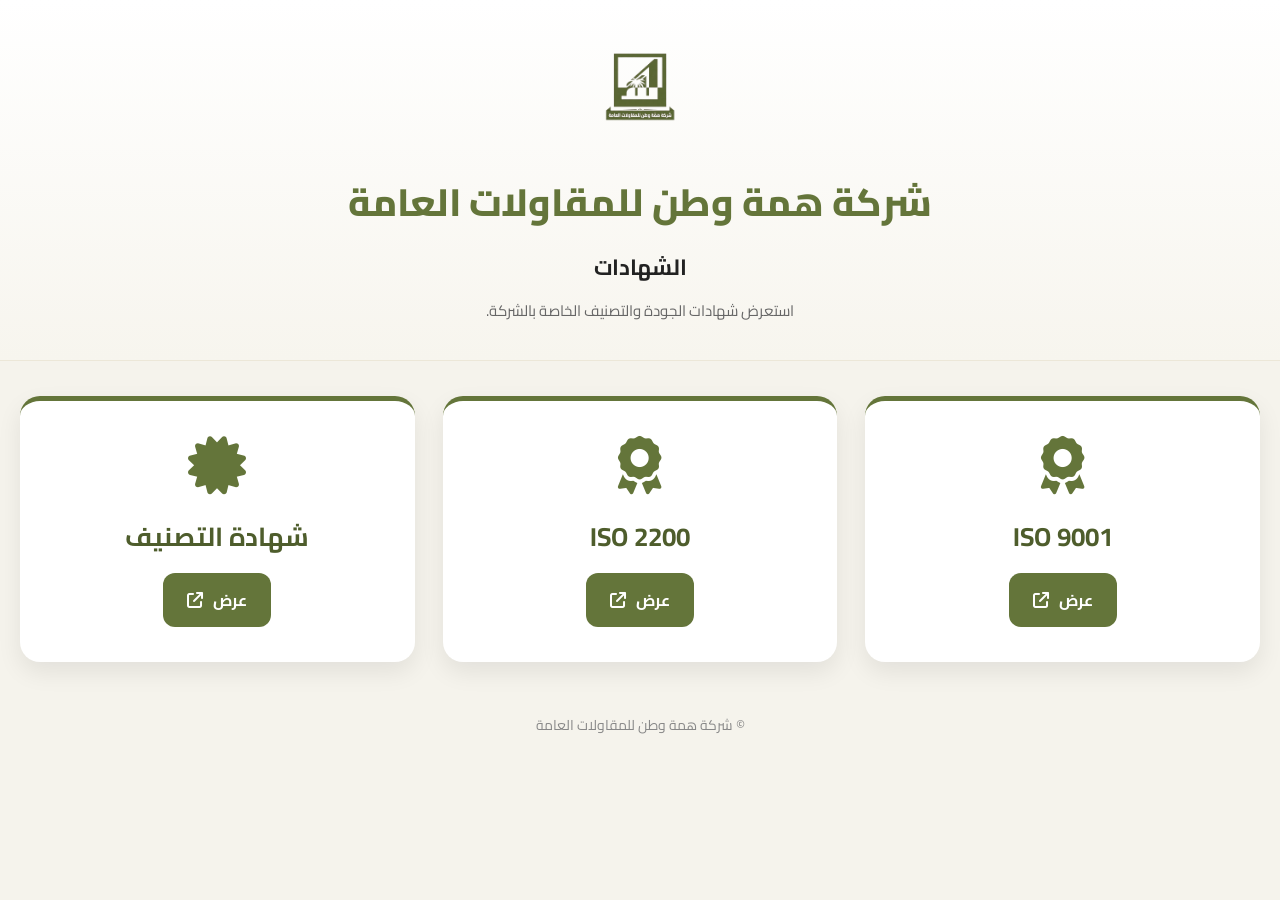
<file: certificates.html>
<!DOCTYPE html>
<html lang="ar" dir="rtl">

<head>

    <meta charset="UTF-8">

    <meta name="viewport" content="width=device-width, initial-scale=1.0">

    <title>الشهادات | شركة همة وطن للمقاولات العامة</title>

    <link rel="preconnect" href="https://fonts.googleapis.com">

    <link rel="preconnect" href="https://fonts.gstatic.com" crossorigin>

    <link href="https://fonts.googleapis.com/css2?family=Cairo:wght@300;400;600;700;800&display=swap" rel="stylesheet">

    <link rel="stylesheet" href="https://cdnjs.cloudflare.com/ajax/libs/font-awesome/6.7.2/css/all.min.css">

    <link rel="stylesheet" href="assets/css/style.css">

</head>

<body>

    <header class="hero">

        <a href="index.html" title="العودة إلى الصفحة الرئيسية">
           <img src="assets/images/logo.png" alt="شركة همة وطن للمقاولات العامة" class="logo">
        </a>

        <h1>شركة همة وطن للمقاولات العامة</h1>

        <h2>الشهادات</h2>

        <p>
            استعرض شهادات الجودة والتصنيف الخاصة بالشركة.
        </p>

    </header>

    <main class="cards">

        <div class="card">

            <i class="fa-solid fa-award card-icon"></i>

            <h2>ISO 9001</h2>

            <a href="assets/pdf/certificates/ISO 9001.pdf" target="_blank" class="btn">
                عرض
                <i class="fa-solid fa-arrow-up-right-from-square"></i>
            </a>

        </div>

        <div class="card">

            <i class="fa-solid fa-award card-icon"></i>

            <h2>ISO 2200</h2>

            <a href="assets/pdf/certificates/ISO 22000.pdf" target="_blank" class="btn">
                عرض
                <i class="fa-solid fa-arrow-up-right-from-square"></i>
            </a>

        </div>

        <div class="card">

            <i class="fa-solid fa-certificate card-icon"></i>

            <h2>شهادة التصنيف</h2>

            <a href="assets/pdf/certificates/Classification-Certificate.pdf" target="_blank" class="btn">
                عرض
                <i class="fa-solid fa-arrow-up-right-from-square"></i>
            </a>

        </div>

    </main>

    <footer>

        © شركة همة وطن للمقاولات العامة

    </footer>

</body>

</html>
</file>
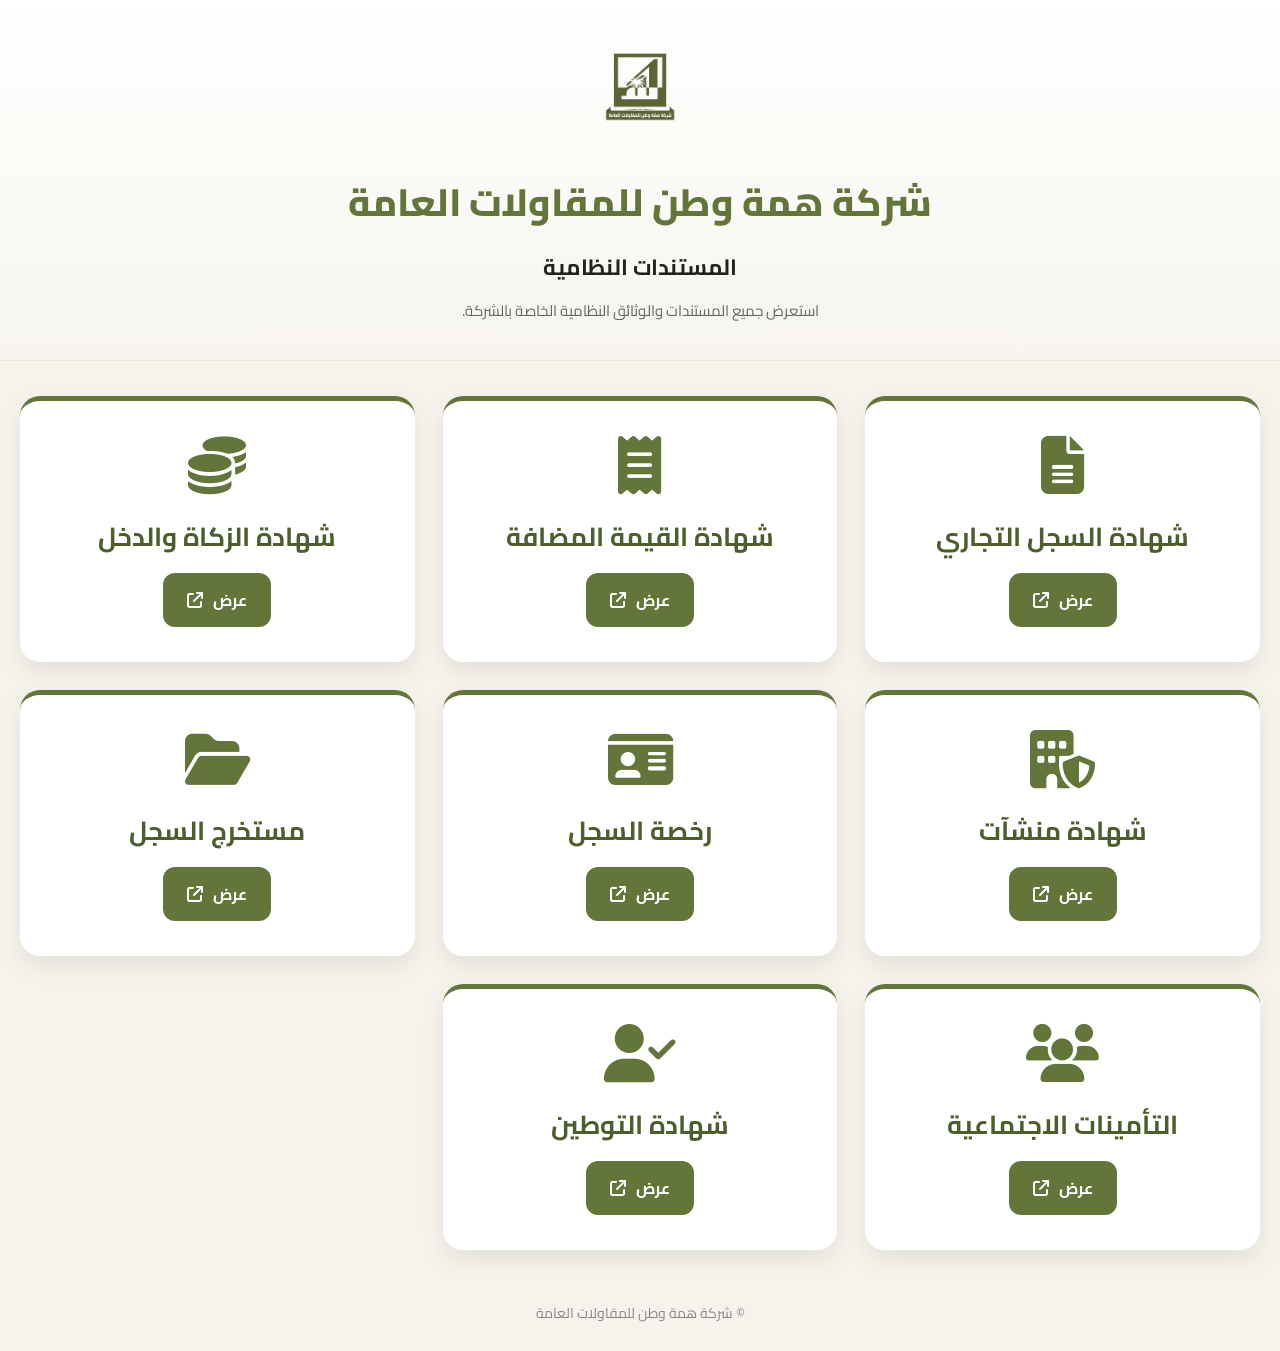
<file: documents.html>
<!DOCTYPE html>
<html lang="ar" dir="rtl">

<head>

    <meta charset="UTF-8">

    <meta name="viewport" content="width=device-width, initial-scale=1.0">

    <title>المستندات النظامية | شركة همة وطن للمقاولات العامة</title>

    <link rel="preconnect" href="https://fonts.googleapis.com">

    <link rel="preconnect" href="https://fonts.gstatic.com" crossorigin>

    <link href="https://fonts.googleapis.com/css2?family=Cairo:wght@300;400;600;700;800&display=swap" rel="stylesheet">

    <link rel="stylesheet" href="https://cdnjs.cloudflare.com/ajax/libs/font-awesome/6.7.2/css/all.min.css">

    <link rel="stylesheet" href="assets/css/style.css">

</head>

<body>

    <header class="hero">

        <a href="index.html" title="العودة إلى الصفحة الرئيسية">
            <img src="assets/images/logo.png" alt="شركة همة وطن للمقاولات العامة" class="logo">
        </a>

        <h1>شركة همة وطن للمقاولات العامة</h1>

        <h2>المستندات النظامية</h2>

        <p>استعرض جميع المستندات والوثائق النظامية الخاصة بالشركة.</p>

    </header>

    <main class="cards">

        <div class="card">

            <i class="fa-solid fa-file-lines card-icon"></i>

            <h2>شهادة السجل التجاري</h2>

            <a href="assets/pdf/documents/Commercial-Registration.pdf" target="_blank" class="btn">
                عرض
                <i class="fa-solid fa-arrow-up-right-from-square"></i>
            </a>

        </div>

        <div class="card">

            <i class="fa-solid fa-receipt card-icon"></i>

            <h2>شهادة القيمة المضافة</h2>

            <a href="assets/pdf/documents/VAT-Certificate.pdf" target="_blank" class="btn">
                عرض
                <i class="fa-solid fa-arrow-up-right-from-square"></i>
            </a>

        </div>

        <div class="card">

            <i class="fa-solid fa-coins card-icon"></i>

            <h2>شهادة الزكاة والدخل</h2>

            <a href="assets/pdf/documents/Zakat-Certificate.pdf" target="_blank" class="btn">
                عرض
                <i class="fa-solid fa-arrow-up-right-from-square"></i>
            </a>

        </div>

        <div class="card">

            <i class="fa-solid fa-building-shield card-icon"></i>

            <h2>شهادة منشآت</h2>

            <a href="assets/pdf/documents/Monshaat-Certificate.pdf" target="_blank" class="btn">
                عرض
                <i class="fa-solid fa-arrow-up-right-from-square"></i>
            </a>

        </div>

        <div class="card">

            <i class="fa-solid fa-id-card card-icon"></i>

            <h2>رخصة السجل</h2>

            <a href="assets/pdf/documents/Business-License.pdf" target="_blank" class="btn">
                عرض
                <i class="fa-solid fa-arrow-up-right-from-square"></i>
            </a>

        </div>

        <div class="card">

            <i class="fa-solid fa-folder-open card-icon"></i>

            <h2>مستخرج السجل</h2>

            <a href="assets/pdf/documents/Commercial-Extract.pdf" target="_blank" class="btn">
                عرض
                <i class="fa-solid fa-arrow-up-right-from-square"></i>
            </a>

        </div>

        <div class="card">

            <i class="fa-solid fa-users card-icon"></i>

            <h2>التأمينات الاجتماعية</h2>

            <a href="assets/pdf/documents/GOSI-Certificate.pdf" target="_blank" class="btn">
                عرض
                <i class="fa-solid fa-arrow-up-right-from-square"></i>
            </a>

        </div>

        <div class="card">

            <i class="fa-solid fa-user-check card-icon"></i>

            <h2>شهادة التوطين</h2>

            <a href="assets/pdf/documents/Localization-Certificate.pdf" target="_blank" class="btn">
                عرض
                <i class="fa-solid fa-arrow-up-right-from-square"></i>
            </a>

        </div>

    </main>

    <footer>

        © شركة همة وطن للمقاولات العامة

    </footer>

</body>

</html>
</file>
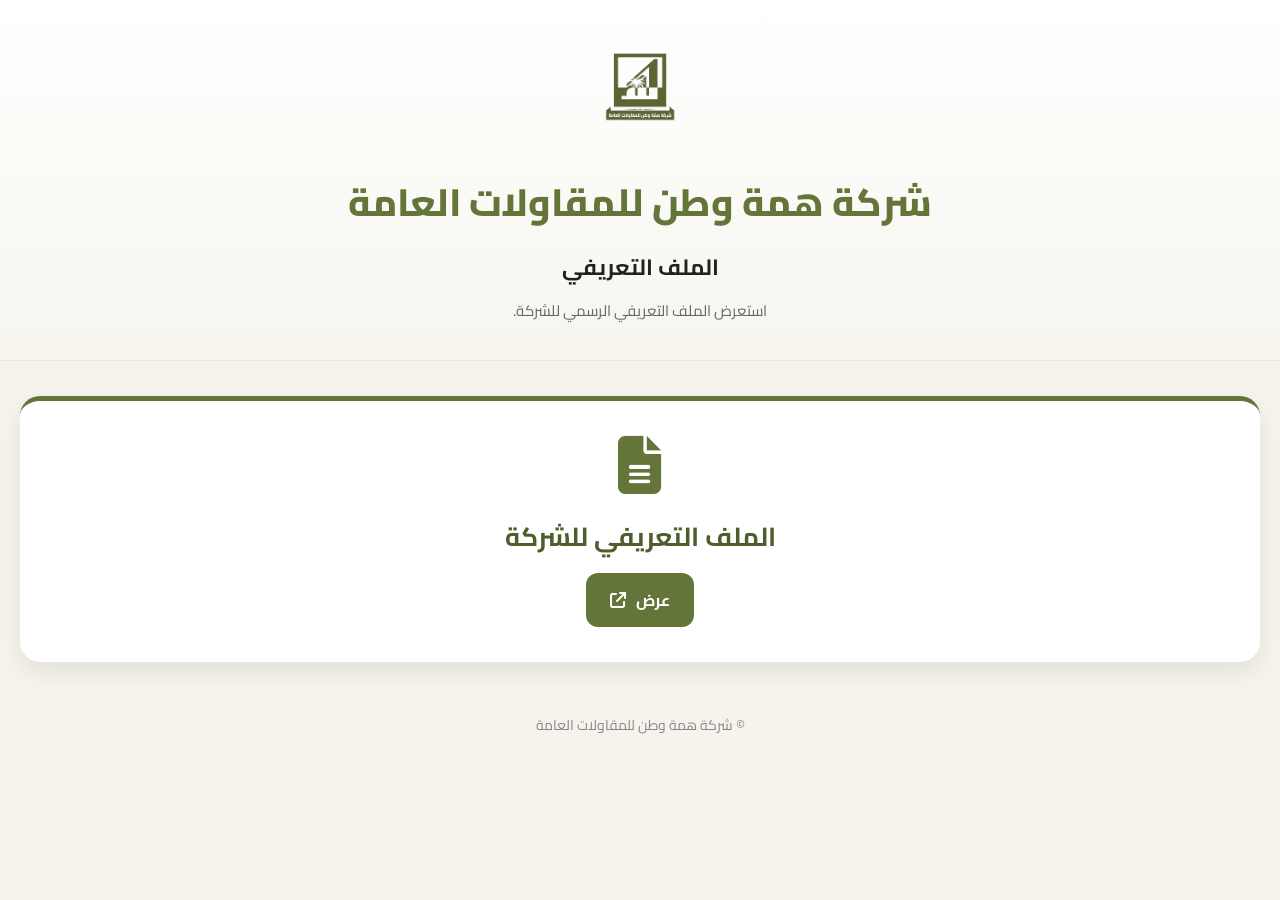
<file: profile.html>
<!DOCTYPE html>
<html lang="ar" dir="rtl">

<head>

    <meta charset="UTF-8">

    <meta name="viewport" content="width=device-width, initial-scale=1.0">

    <title>الملف التعريفي | شركة همة وطن للمقاولات العامة</title>

    <link rel="preconnect" href="https://fonts.googleapis.com">

    <link rel="preconnect" href="https://fonts.gstatic.com" crossorigin>

    <link href="https://fonts.googleapis.com/css2?family=Cairo:wght@300;400;600;700;800&display=swap" rel="stylesheet">

    <link rel="stylesheet" href="https://cdnjs.cloudflare.com/ajax/libs/font-awesome/6.7.2/css/all.min.css">

    <link rel="stylesheet" href="assets/css/style.css">

</head>

<body>

    <header class="hero">

        <a href="index.html" title="العودة إلى الصفحة الرئيسية">
            <img src="assets/images/logo.png" alt="شركة همة وطن للمقاولات العامة" class="logo">
        </a>

        <h1>شركة همة وطن للمقاولات العامة</h1>

        <h2>الملف التعريفي</h2>

        <p>
            استعرض الملف التعريفي الرسمي للشركة.
        </p>

    </header>

    <main class="cards">

        <div class="card">

            <i class="fa-solid fa-file-lines card-icon"></i>

            <h2>الملف التعريفي للشركة</h2>

            <a href="assets/pdf/profile/Company-Profile.pdf"
               target="_blank"
               class="btn">

                عرض

                <i class="fa-solid fa-arrow-up-right-from-square"></i>

            </a>

        </div>

    </main>

    <footer>

        © شركة همة وطن للمقاولات العامة

    </footer>

</body>

</html>
</file>
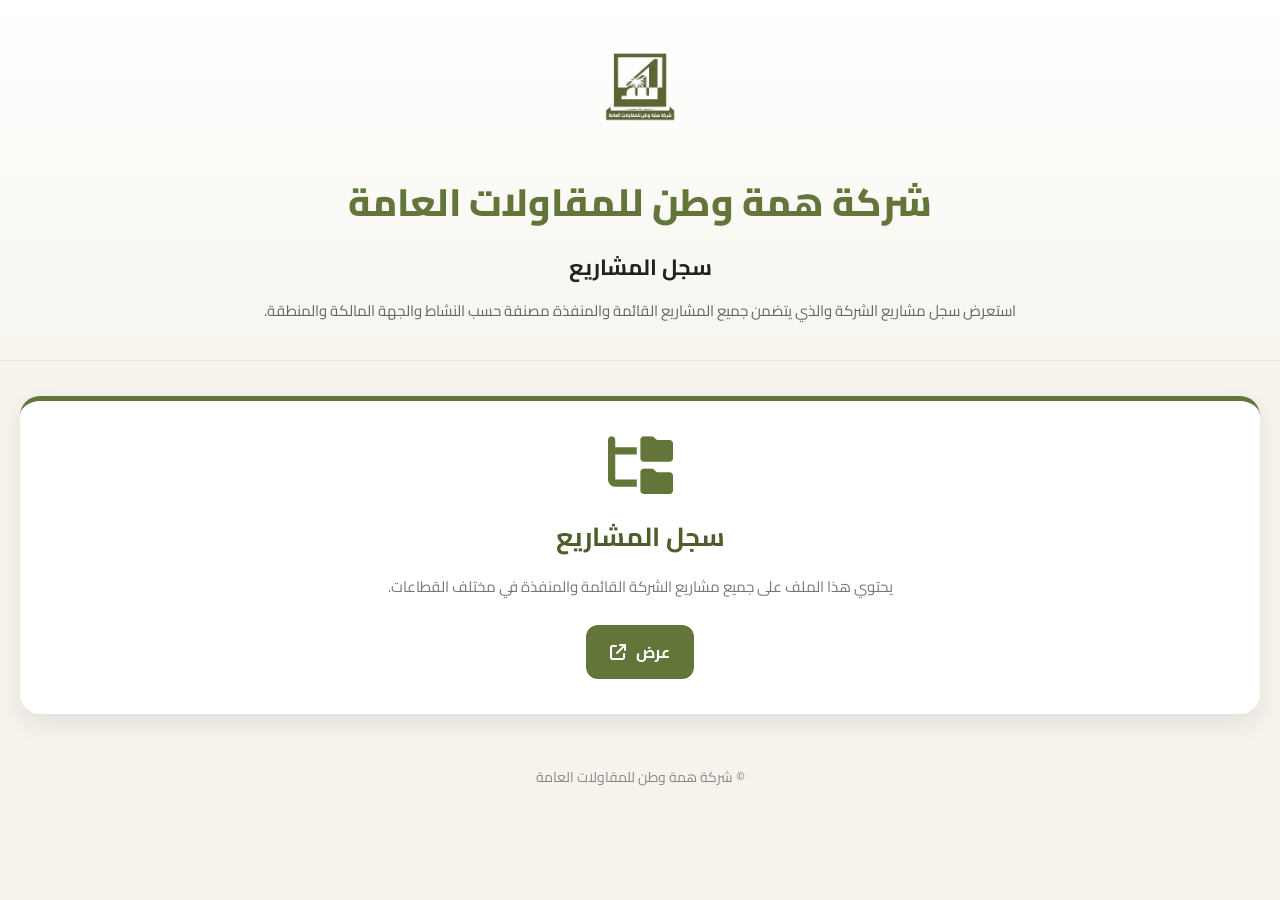
<file: projects.html>
<!DOCTYPE html>
<html lang="ar" dir="rtl">

<head>

    <meta charset="UTF-8">

    <meta name="viewport" content="width=device-width, initial-scale=1.0">

    <title>سجل المشاريع | شركة همة وطن للمقاولات العامة</title>

    <link rel="preconnect" href="https://fonts.googleapis.com">

    <link rel="preconnect" href="https://fonts.gstatic.com" crossorigin>

    <link href="https://fonts.googleapis.com/css2?family=Cairo:wght@300;400;600;700;800&display=swap" rel="stylesheet">

    <link rel="stylesheet" href="https://cdnjs.cloudflare.com/ajax/libs/font-awesome/6.7.2/css/all.min.css">

    <link rel="stylesheet" href="assets/css/style.css">

</head>

<body>

    <header class="hero">

        <a href="index.html" title="العودة إلى الصفحة الرئيسية">
            <img src="assets/images/logo.png" alt="شركة همة وطن للمقاولات العامة" class="logo">
        </a>

        <h1>شركة همة وطن للمقاولات العامة</h1>

        <h2>سجل المشاريع</h2>

        <p>
            استعرض سجل مشاريع الشركة والذي يتضمن جميع المشاريع القائمة والمنفذة مصنفة حسب النشاط والجهة المالكة والمنطقة.
        </p>

    </header>

    <main class="cards">

        <div class="card">

            <i class="fa-solid fa-folder-tree card-icon"></i>

            <h2>سجل المشاريع</h2>

            <p>
                يحتوي هذا الملف على جميع مشاريع الشركة القائمة والمنفذة في مختلف القطاعات.
            </p>

            <a href="assets/pdf/projects/Projects-Log.pdf"
               target="_blank"
               class="btn">

                عرض

                <i class="fa-solid fa-arrow-up-right-from-square"></i>

            </a>

        </div>

    </main>

    <footer>

        © شركة همة وطن للمقاولات العامة

    </footer>

</body>

</html>
</file>
<file: assets/css/style.css>
/* ===================================================
   Himmat Watan - Attachment Center
   Version 2.0
=================================================== */

*{
    margin:0;
    padding:0;
    box-sizing:border-box;
}

:root{

    --primary:#64753A;
    --primary-dark:#4E5D2C;
    --secondary:#F5F3EC;
    --white:#FFFFFF;
    --text:#2F2F2F;
    --gray:#777;

}

body{

    direction:rtl;

    font-family:"Cairo",sans-serif;

    background:var(--secondary);

    color:var(--text);

}

/* ================= Header ================= */

.hero{

    text-align:center;

    padding:35px 20px;

    background:linear-gradient(180deg,#FFFFFF,#F7F5EE);

    border-bottom:1px solid #ECE7D8;

}

.logo{

    width:110px;

    margin-bottom:18px;

}
.logo{
    transition: .3s ease;
    cursor:pointer;
}

.logo:hover{
    transform:scale(1.05);
}

.hero h1{

    font-size:38px;

    color:var(--primary);

    font-weight:800;

    margin-bottom:8px;

}

.hero h2{

    font-size:22px;

    color:#222;

    margin-bottom:8px;

}

.hero p{

    font-size:15px;

    color:#666;

}

/* ================= Cards ================= */

.cards{

    max-width:1300px;

    margin:35px auto;

    padding:0 20px;

    display:grid;

    grid-template-columns:repeat(auto-fit,minmax(320px,1fr));

    gap:28px;

}

.card{

    background:var(--white);

    border-radius:20px;

    padding:35px 30px;

    text-align:center;

    border-top:5px solid var(--primary);

    box-shadow:0 10px 25px rgba(0,0,0,.08);

    transition:.35s;

}

.card:hover{

    transform:translateY(-8px);

    box-shadow:0 18px 40px rgba(0,0,0,.14);

}

.card-icon{

    font-size:58px;

    color:var(--primary);

    margin-bottom:18px;

}

.card h2{

    font-size:26px;

    color:var(--primary-dark);

    margin-bottom:12px;

}

.card p{

    color:#777;

    font-size:15px;

    margin-bottom:25px;

    line-height:1.8;

}

/* ================= Button ================= */

.btn{

    display:inline-flex;

    align-items:center;

    gap:10px;

    padding:12px 24px;

    background:var(--primary);

    color:white;

    text-decoration:none;

    border-radius:12px;

    font-weight:700;

    transition:.3s;

}

.btn:hover{

    background:var(--primary-dark);

    transform:scale(1.04);

}

/* ================= Footer ================= */

footer{

    margin:50px 0 25px;

    text-align:center;

    color:#888;

    font-size:14px;

}

/* ================= Responsive ================= */

@media(max-width:768px){

.hero{

padding:25px 15px;

}

.logo{

width:80px;

}

.hero h1{

font-size:28px;

}

.hero h2{

font-size:18px;

}

.cards{

grid-template-columns:1fr;

padding:15px;

}

.card{

padding:30px 20px;

}
/* ===========================
   Back Home Button
=========================== */

.back-home{
    text-align:center;
    margin:40px 0;
}

.back-home .btn{
    display:inline-flex;
    align-items:center;
    gap:10px;
}

}
</file>
